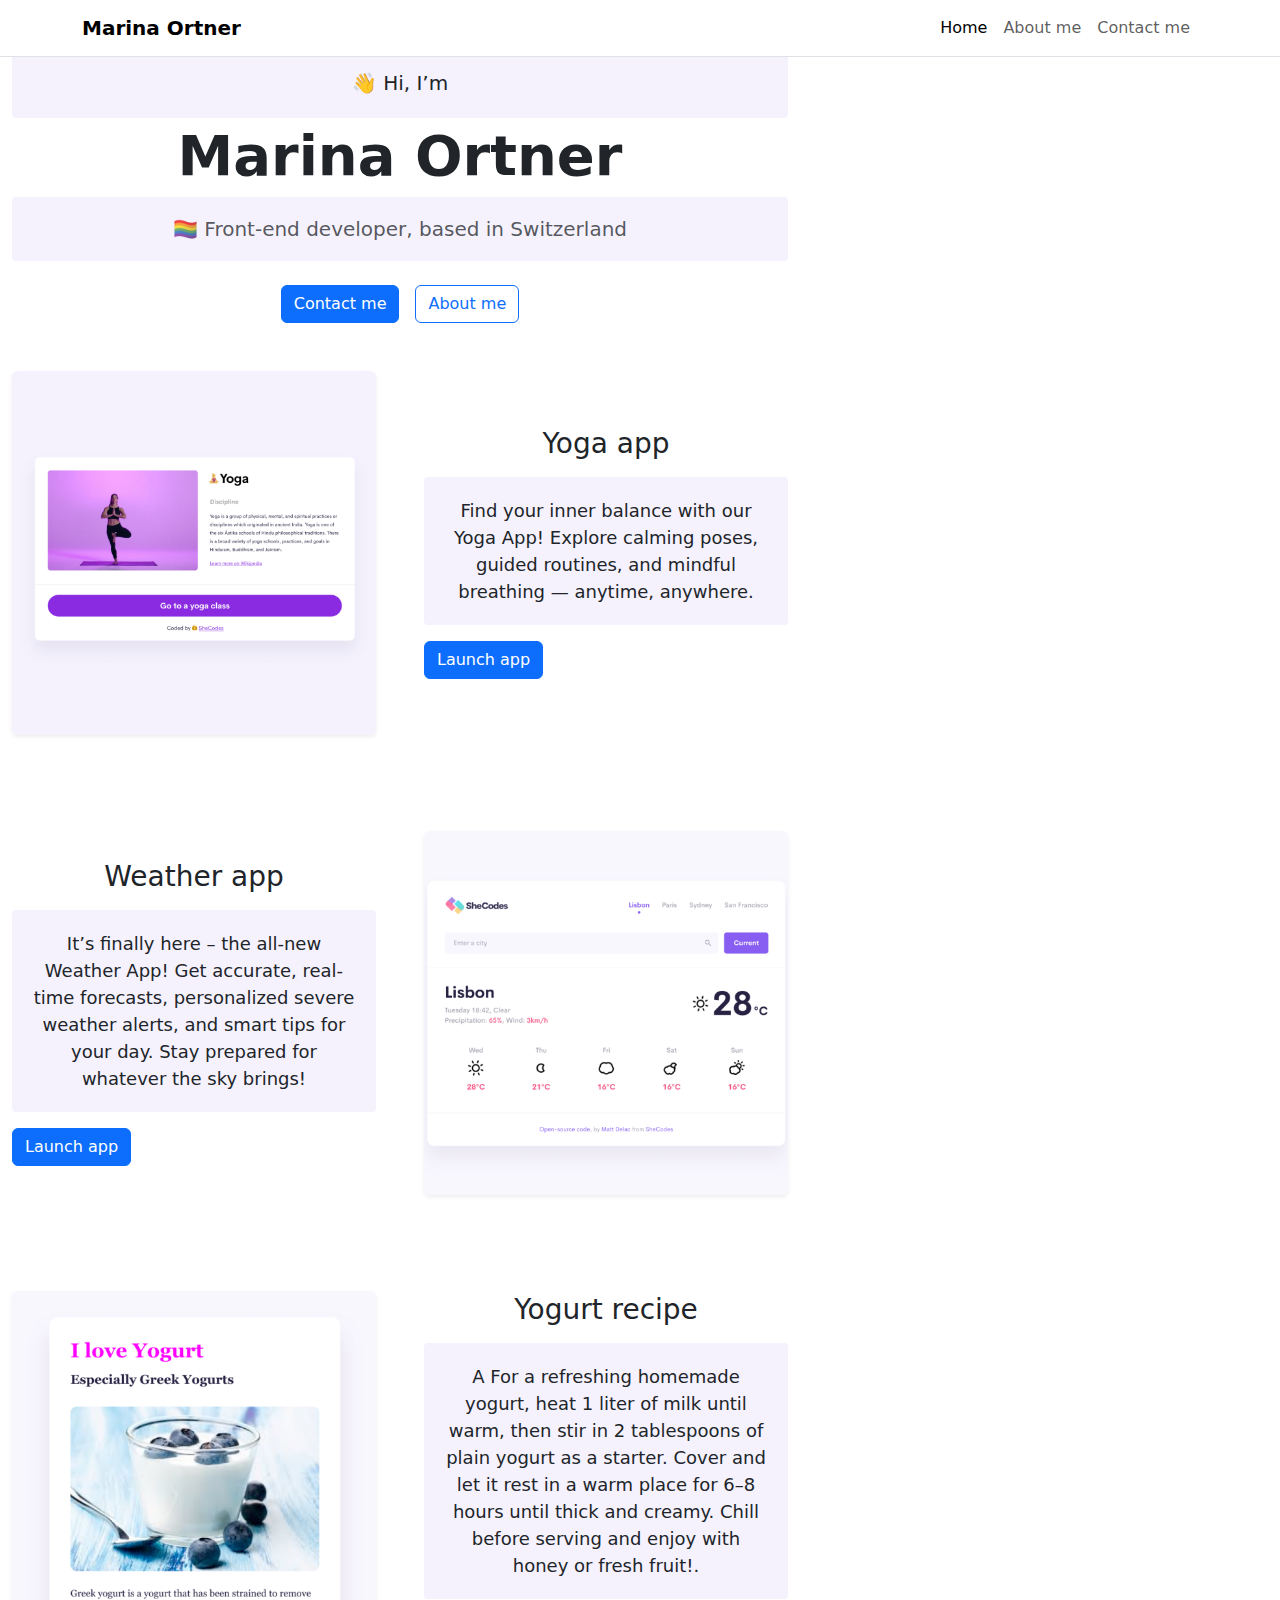
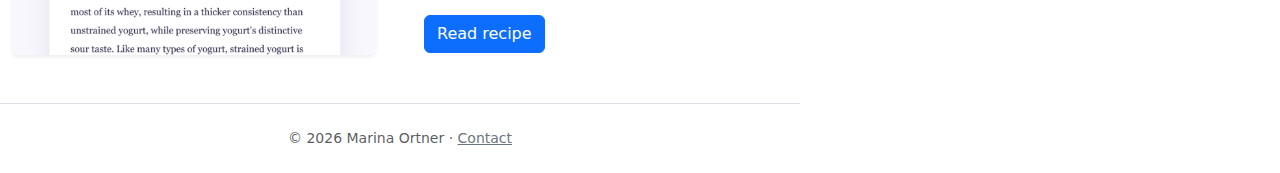
<file: index.html>
<!DOCTYPE html>
<html lang="en">
  <head>
    <meta charset="UTF-8" />
    <meta http-equiv="X-UA-Compatible" content="IE=edge" />
    <meta name="viewport" content="width=device-width, initial-scale=1" />

    <title>
      Marina Ortner – Front-end Developer in St. Gallen, Switzerland
    </title>
    <meta
      name="description"
      content="Portfolio of Marina Ortner, Front-end Developer based in St. Gallen, Switzerland. Projects in HTML, CSS, JavaScript & React."
    />
    <link rel="canonical" href="https://www.example.com/" />

    <link rel="stylesheet" href="style.css" />
    <link
      href="https://cdn.jsdelivr.net/npm/bootstrap@5.3.0-alpha1/dist/css/bootstrap.min.css"
      rel="stylesheet"
      crossorigin="anonymous"
    />
    <script
      defer
      src="https://cdn.jsdelivr.net/npm/bootstrap@5.3.0-alpha1/dist/js/bootstrap.bundle.min.js"
      crossorigin="anonymous"
    ></script>

    <!-- Open Graph / Twitter -->
    <meta property="og:type" content="website" />
    <meta property="og:title" content="Marina Ortner – Front-end Developer" />
    <meta
      property="og:description"
      content="Clean, accessible interfaces and modern front-end projects."
    />
    <meta property="og:url" content="https://www.example.com/" />
    <meta property="og:image" content="assets/og-cover.jpg" />
    <meta name="twitter:card" content="summary_large_image" />
  </head>

  <body>
    <a href="#content" class="visually-hidden-focusable">Skip to content</a>

    <nav
      class="navbar navbar-expand-lg navbar-light bg-white border-bottom fixed-top"
    >
      <div class="container">
        <a class="navbar-brand fw-semibold" href="index.html">Marina Ortner</a>
        <button
          class="navbar-toggler"
          type="button"
          data-bs-toggle="collapse"
          data-bs-target="#navbarNav"
        >
          <span class="navbar-toggler-icon"></span>
        </button>

        <div class="collapse navbar-collapse" id="navbarNav">
          <ul class="navbar-nav ms-auto">
            <li class="nav-item">
              <a class="nav-link active" aria-current="page" href="index.html"
                >Home</a
              >
            </li>
            <li class="nav-item">
              <a class="nav-link" href="about.html">About me</a>
            </li>
            <li class="nav-item">
              <a class="nav-link" href="about.html#contact">Contact me</a>
            </li>
          </ul>
        </div>
      </div>
    </nav>

    <main id="content" class="pt-header-offset">
      <section class="container text-center py-5">
        <p class="lead mb-1">👋 Hi, I’m</p>
        <h1 class="display-4 fw-bold">Marina Ortner</h1>
        <p class="h5 text-muted">
          🏳️‍🌈 Front-end developer, based in Switzerland
        </p>

        <div class="d-flex gap-3 justify-content-center mt-4">
          <a class="btn btn-primary" href="about.html#contact">Contact me</a>
          <a class="btn btn-outline-primary" href="about.html">About me</a>
        </div>
      </section>

      <section class="container">
        <div class="row g-5 align-items-center">
          <div class="col-md-6">
            <img
              src="assets\images\yoga.png"
              class="img-fluid rounded shadow-sm"
              width="1200"
              height="900"
              loading="lazy"
              alt="Yoga app project preview"
            />
          </div>
          <div class="col-md-6">
            <h2 class="h3 mb-3">Yoga app</h2>
            <p>
              Find your inner balance with our Yoga App! Explore calming poses,
              guided routines, and mindful breathing — anytime, anywhere.
            </p>
            <a href="#" class="btn btn-primary">Launch app</a>
          </div>
        </div>

        <div class="row g-5 align-items-center mt-5">
          <div class="col-md-6 order-md-2">
            <img
              src="assets\images\weather.png"
              class="img-fluid rounded shadow-sm"
              width="1200"
              height="900"
              loading="lazy"
              alt="Weather app preview"
            />
          </div>
          <div class="col-md-6 order-md-1">
            <h2 class="h3 mb-3">Weather app</h2>
            <p>
              It’s finally here – the all-new Weather App! Get accurate,
              real-time forecasts, personalized severe weather alerts, and smart
              tips for your day. Stay prepared for whatever the sky brings!
            </p>
            <a href="#" class="btn btn-primary">Launch app</a>
          </div>
        </div>

        <div class="row g-5 align-items-center mt-5">
          <div class="col-md-6">
            <img
              src="assets\images\yogurt.png"
              class="img-fluid rounded shadow-sm"
              width="1200"
              height="900"
              loading="lazy"
              alt="Yogurt recipe UI preview"
            />
          </div>
          <div class="col-md-6">
            <h2 class="h3 mb-3">Yogurt recipe</h2>
            <p>
              A For a refreshing homemade yogurt, heat 1 liter of milk until
              warm, then stir in 2 tablespoons of plain yogurt as a starter.
              Cover and let it rest in a warm place for 6–8 hours until thick
              and creamy. Chill before serving and enjoy with honey or fresh
              fruit!.
            </p>
            <a href="#" class="btn btn-primary">Read recipe</a>
          </div>
        </div>
      </section>
    </main>

    <footer class="border-top mt-5 py-4 text-center small text-muted">
      © <span id="year"></span> Marina Ortner ·
      <a href="about.html#contact" class="link-secondary">Contact</a>
    </footer>

    <script>
      document.getElementById("year").textContent = new Date().getFullYear();
    </script>
  </body>
</html>
</file>
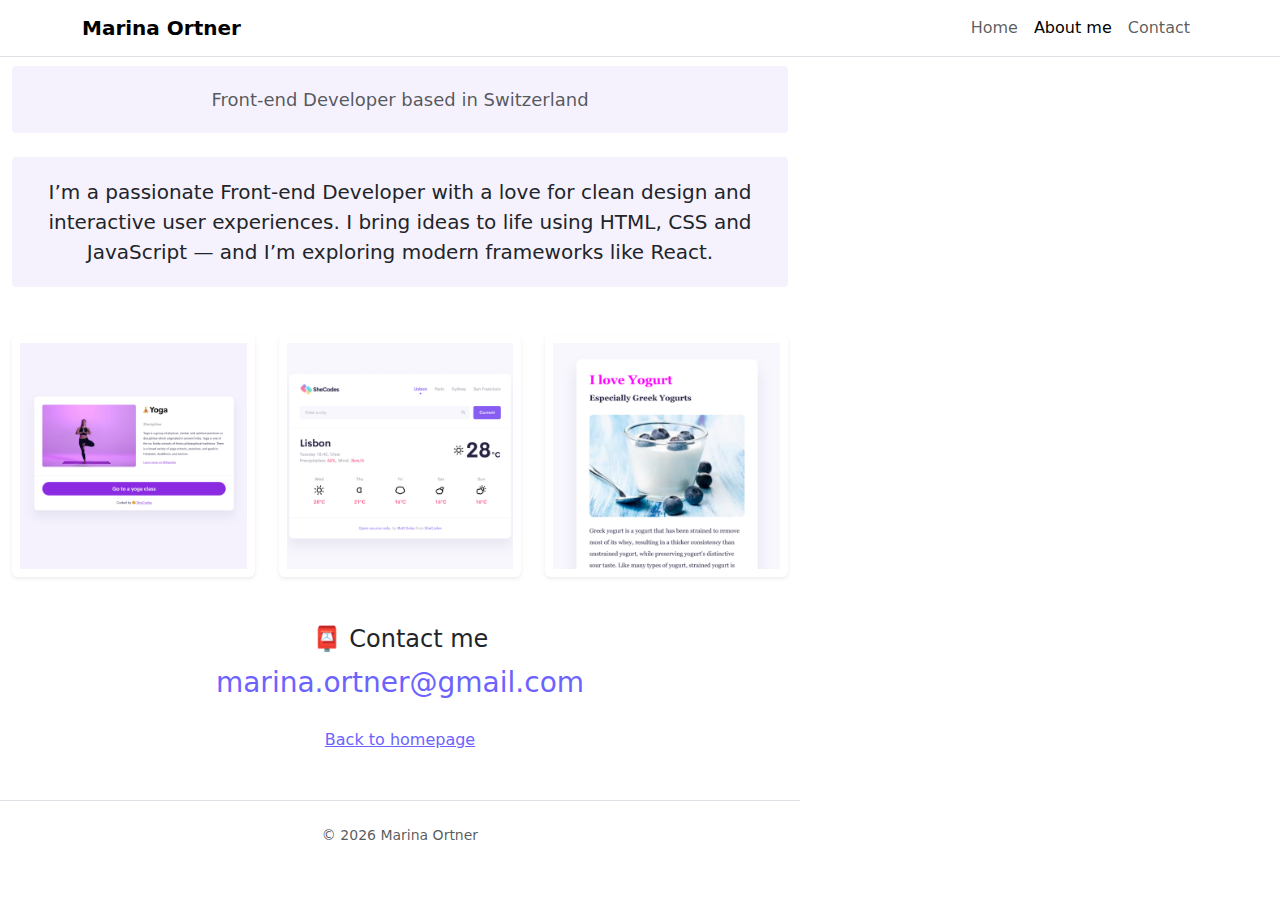
<file: about.html>
<!DOCTYPE html>
<html lang="en">
  <head>
    <meta charset="UTF-8" />
    <meta name="viewport" content="width=device-width, initial-scale=1" />
    <title>About Marina Ortner – Front-end Developer</title>
    <meta
      name="description"
      content="Front-end Developer from St. Gallen, Switzerland. Passionate about clean design & modern web technologies."
    />
    <link rel="canonical" href="https://www.example.com/about.html" />

    <link rel="stylesheet" href="style.css" />
    <link
      href="https://cdn.jsdelivr.net/npm/bootstrap@5.3.0-alpha1/dist/css/bootstrap.min.css"
      rel="stylesheet"
    />
  </head>

  <body>
    <a href="#main" class="visually-hidden-focusable">Skip to content</a>

    <nav
      class="navbar navbar-expand-lg navbar-light bg-white border-bottom fixed-top"
    >
      <div class="container">
        <a class="navbar-brand fw-semibold" href="index.html">Marina Ortner</a>
        <button
          class="navbar-toggler"
          type="button"
          data-bs-toggle="collapse"
          data-bs-target="#navbarNav"
        >
          <span class="navbar-toggler-icon"></span>
        </button>

        <div class="collapse navbar-collapse" id="navbarNav">
          <ul class="navbar-nav ms-auto">
            <li class="nav-item">
              <a class="nav-link" href="index.html">Home</a>
            </li>
            <li class="nav-item">
              <a class="nav-link active" aria-current="page" href="about.html"
                >About me</a
              >
            </li>
            <li class="nav-item">
              <a class="nav-link" href="#contact">Contact</a>
            </li>
          </ul>
        </div>
      </div>
    </nav>

    <main id="main" class="container pt-header-offset">
      <header class="text-center mb-4">
        <h1 class="display-5 fw-bold">About me</h1>
        <p class="text-muted">Front-end Developer based in Switzerland</p>
      </header>

      <section class="text-center mb-5">
        <p class="lead">
          I’m a passionate Front-end Developer with a love for clean design and
          interactive user experiences. I bring ideas to life using HTML, CSS
          and JavaScript — and I’m exploring modern frameworks like React.
        </p>
      </section>

      <section class="row g-4 justify-content-center">
        <div class="col-md-4">
          <img
            src="assets\images\yoga.png"
            class="img-fluid rounded shadow-sm p-2 bg-white"
            width="1200"
            height="900"
            loading="lazy"
            alt="Yoga app preview"
          />
        </div>
        <div class="col-md-4">
          <img
            src="assets\images\weather.png"
            class="img-fluid rounded shadow-sm p-2 bg-white"
            width="1200"
            height="900"
            loading="lazy"
            alt="Weather app preview"
          />
        </div>
        <div class="col-md-4">
          <img
            src="assets\images\yogurt.png"
            class="img-fluid rounded shadow-sm p-2 bg-white"
            width="1200"
            height="900"
            loading="lazy"
            alt="Yogurt recipe preview"
          />
        </div>
      </section>

      <section id="contact" class="text-center mt-5">
        <h2 class="h4 mb-2">📮 Contact me</h2>
        <a href="mailto:marina.ortner@gmail.com" class="email-link"
          >marina.ortner@gmail.com</a
        >
      </section>

      <div class="text-center mt-4">
        <a href="index.html" class="homepage-link">Back to homepage</a>
      </div>
    </main>

    <footer class="text-center text-muted border-top mt-5 py-4 small">
      © <span id="year-about"></span> Marina Ortner
    </footer>

    <script>
      document.getElementById("year-about").textContent =
        new Date().getFullYear();
    </script>
  </body>
</html>
</file>
<file: style.css>
:root {
  --primary-color: #6c63ff;
  --secondary-color: #f5f2fe;
  --box-shadow: 0 5px 10px rgba(0, 0, 0, 0.3);
}

body {
  margin: 60px auto;
  max-width: 800px;
}

h1,
h2,
h3 {
  text-align: center;
  margin: 0;
}

h1 {
  font-size: 96px;
}

h2 {
  font-size: 48px;
}

h3 {
  font-size: 24px;
  opacity: 0.7;
}

p {
  background: var(--secondary-color);
  padding: 20px;
  border-radius: 4px;
  font-size: 18px;
  line-height: 1.5;
  text-align: center;
}

.navigation-links {
  display: flex;
  margin-top: 40px;
  justify-content: center;
}

.navigation-links a {
  margin: 20px;
  border-radius: 4px;
  padding: 20px 15px;
  text-decoration: none;
  text-transform: capitalize;
}

.contact-link {
  background: var(--primary-color);
  box-shadow: var(--box-shadow);
  color: white;
}

.about-link {
  color: var(--primary-color);
  border: 1px solid var(--primary-color);
}

.homepage-link {
  color: var(--primary-color);
  text-align: center;
  display: block;
}

.about-paragraphs {
  display: flex;
  margin: 30px 0;
}

.about-paragraphs p {
  margin: 10px;
}

.email-link {
  display: flex;
  justify-content: center;
  color: var(--primary-color);
  font-size: 28px;
  text-decoration: none;
}

.email-link:hover {
  text-decoration: underline;
}
</file>
